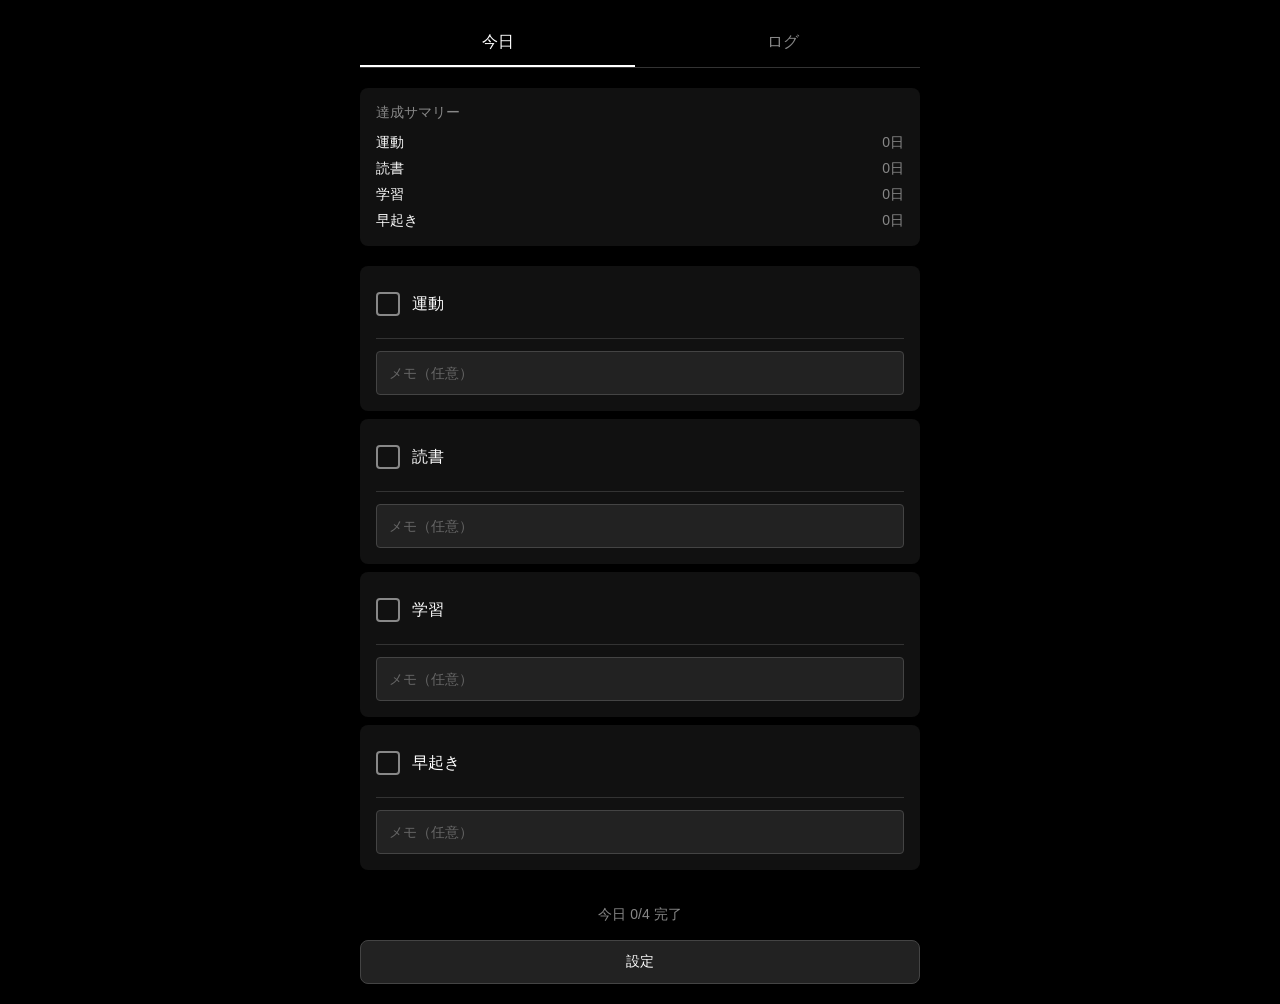
<file: index.html>
<!DOCTYPE html>
<html lang="ja">
<head>
  <meta charset="UTF-8">
  <meta name="viewport" content="width=device-width, initial-scale=1.0, viewport-fit=cover">
  <meta name="theme-color" content="#000000">
  <meta name="apple-mobile-web-app-capable" content="yes">
  <meta name="apple-mobile-web-app-status-bar-style" content="black-translucent">
  <title>HabitLog</title>
  <link rel="stylesheet" href="style.css">
  <link rel="manifest" href="manifest.json">
  <link rel="apple-touch-icon" href="icons/apple-touch-icon.png">
</head>
<body>
  <div class="container">
    <!-- タブ -->
    <div class="tabs">
      <button class="tab-button active" data-tab="today">今日</button>
      <button class="tab-button" data-tab="log">ログ</button>
    </div>

    <!-- 今日タブ -->
    <div id="today-tab" class="tab-content active">
      <div class="monthly-summary">
        <div class="summary-title"></div>
        <div class="summary-items"></div>
      </div>
      <div id="task-list" class="task-list"></div>
      <div id="streak-display" class="streak-display" style="display:none;"></div>
      <div class="daily-progress">
        <span id="progress-text">今日 0/0 完了</span>
      </div>
      <button id="settings-button" class="settings-button">設定</button>
    </div>

    <!-- ログタブ -->
    <div id="log-tab" class="tab-content">
      <!-- カレンダー（インライン） -->
      <div class="log-calendar">
        <div class="calendar-header">
          <button id="calendar-prev" class="calendar-nav-button">‹</button>
          <span id="calendar-title"></span>
          <button id="calendar-next" class="calendar-nav-button">›</button>
        </div>
        <div id="calendar-grid" class="calendar-grid"></div>
      </div>

      <!-- まとめて入力 -->
      <div class="bulk-input-trigger">
        <button id="bulk-input-button" class="bulk-input-button">まとめて入力</button>
      </div>

      <!-- 一括入力パネル（初期非表示） -->
      <div id="bulk-input-panel" class="bulk-input-panel" style="display:none;">
        <div class="day-edit-header">
          <span>まとめて入力</span>
          <button id="bulk-input-close" class="day-edit-close-button">×</button>
        </div>
        <div class="bulk-input-form">
          <div class="bulk-input-dates">
            <div>
              <label>開始日</label>
              <input type="date" id="bulk-start-date">
            </div>
            <div>
              <label>終了日</label>
              <input type="date" id="bulk-end-date">
            </div>
          </div>
          <div id="bulk-input-tasks" class="bulk-input-tasks"></div>
          <div class="bulk-input-actions">
            <button id="bulk-apply-button" class="add-task-button">入力する</button>
            <button id="bulk-cancel-button" class="settings-button">キャンセル</button>
          </div>
        </div>
      </div>

      <!-- 日付編集（インライン、初期非表示） -->
      <div id="day-edit-inline" class="day-edit-inline" style="display:none;">
        <div class="day-edit-header">
          <span id="day-edit-title"></span>
          <button id="day-edit-close" class="day-edit-close-button">×</button>
        </div>
        <div id="day-edit-tasks" class="day-edit-tasks"></div>
      </div>

      <!-- ログ一覧 -->
      <div id="log-content" class="log-content"></div>
    </div>

    <!-- 設定モーダル（唯一のモーダル） -->
    <div id="settings-modal" class="modal">
      <div class="modal-content">
        <div class="modal-header">
          <h2>設定</h2>
          <button id="close-settings" class="close-button">×</button>
        </div>
        <div class="settings-section">
          <h3>タスク管理</h3>
          <div id="task-manager" class="task-manager"></div>
          <form id="add-task-form" class="add-task-form">
            <input type="text" id="add-task-input" class="add-task-input" placeholder="新しいタスク名" maxlength="30">
            <button type="submit" class="add-task-button">追加</button>
          </form>
        </div>
        <div class="settings-section">
          <h3>データ</h3>
          <p class="export-description">タスク一覧と全ての過去ログをJSONファイルとして保存します。ブラウザのデータが消えた場合のバックアップ用です。</p>
          <button id="export-button" class="export-button">JSONエクスポート</button>
          <button id="import-button" class="import-button">JSONインポート</button>
          <input type="file" id="import-file-input" accept=".json" style="display:none;">
        </div>
      </div>
    </div>
  </div>

  <script src="app.js"></script>
</body>
</html>
</file>
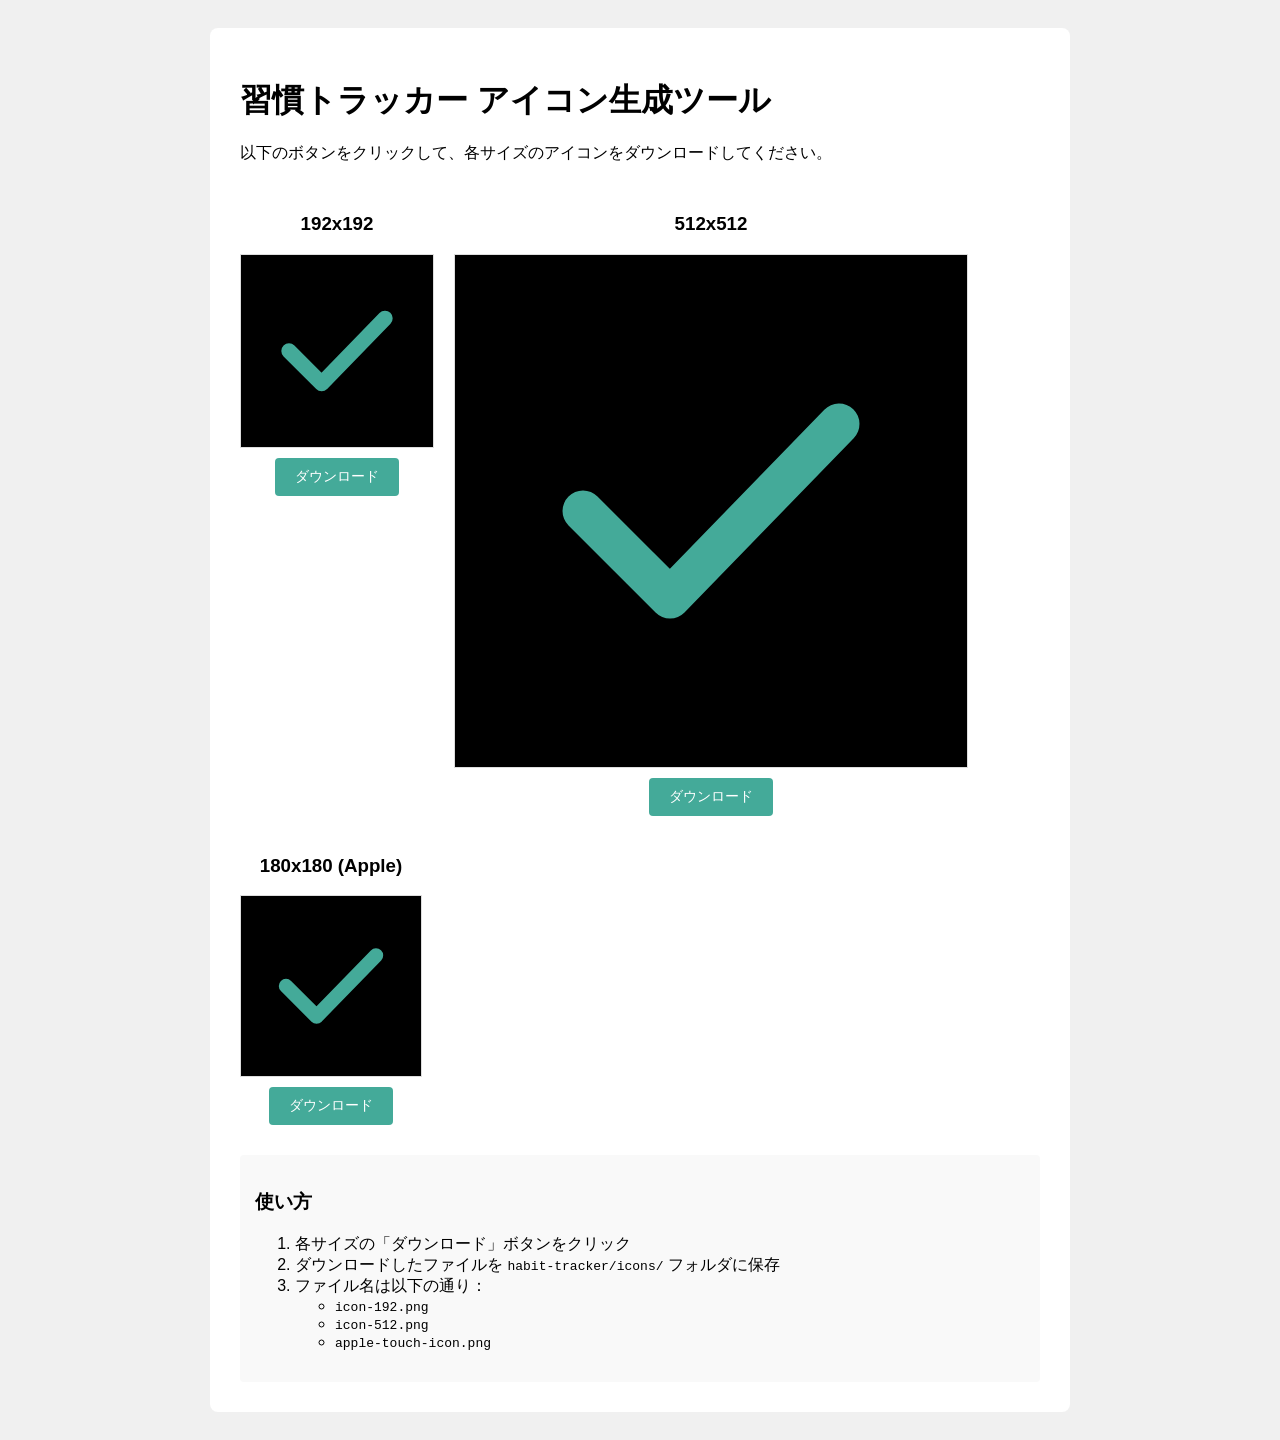
<file: generate-icons.html>
<!DOCTYPE html>
<html lang="ja">
<head>
    <meta charset="UTF-8">
    <meta name="viewport" content="width=device-width, initial-scale=1.0">
    <title>アイコン生成ツール</title>
    <style>
        body {
            font-family: sans-serif;
            padding: 20px;
            background: #f0f0f0;
        }
        .container {
            max-width: 800px;
            margin: 0 auto;
            background: white;
            padding: 30px;
            border-radius: 8px;
        }
        h1 {
            margin-bottom: 20px;
        }
        .preview {
            display: flex;
            gap: 20px;
            margin: 30px 0;
            flex-wrap: wrap;
        }
        .icon-preview {
            text-align: center;
        }
        canvas {
            border: 1px solid #ddd;
            display: block;
            margin: 10px 0;
        }
        button {
            padding: 10px 20px;
            background: #4a9;
            color: white;
            border: none;
            border-radius: 4px;
            cursor: pointer;
            font-size: 14px;
        }
        button:hover {
            background: #5ba;
        }
        .instructions {
            background: #f9f9f9;
            padding: 15px;
            border-radius: 4px;
            margin-top: 20px;
        }
    </style>
</head>
<body>
    <div class="container">
        <h1>習慣トラッカー アイコン生成ツール</h1>

        <p>以下のボタンをクリックして、各サイズのアイコンをダウンロードしてください。</p>

        <div class="preview">
            <div class="icon-preview">
                <h3>192x192</h3>
                <canvas id="canvas-192" width="192" height="192"></canvas>
                <button onclick="downloadIcon(192)">ダウンロード</button>
            </div>

            <div class="icon-preview">
                <h3>512x512</h3>
                <canvas id="canvas-512" width="512" height="512"></canvas>
                <button onclick="downloadIcon(512)">ダウンロード</button>
            </div>

            <div class="icon-preview">
                <h3>180x180 (Apple)</h3>
                <canvas id="canvas-180" width="180" height="180"></canvas>
                <button onclick="downloadIcon(180, true)">ダウンロード</button>
            </div>
        </div>

        <div class="instructions">
            <h3>使い方</h3>
            <ol>
                <li>各サイズの「ダウンロード」ボタンをクリック</li>
                <li>ダウンロードしたファイルを <code>habit-tracker/icons/</code> フォルダに保存</li>
                <li>ファイル名は以下の通り：
                    <ul>
                        <li><code>icon-192.png</code></li>
                        <li><code>icon-512.png</code></li>
                        <li><code>apple-touch-icon.png</code></li>
                    </ul>
                </li>
            </ol>
        </div>
    </div>

    <script>
        function drawIcon(ctx, size) {
            // 背景（黒）
            ctx.fillStyle = '#000';
            ctx.fillRect(0, 0, size, size);

            // チェックマーク（緑）
            ctx.strokeStyle = '#44aa99';
            ctx.lineCap = 'round';
            ctx.lineJoin = 'round';
            ctx.lineWidth = size * 0.08;

            ctx.beginPath();
            ctx.moveTo(size * 0.25, size * 0.5);
            ctx.lineTo(size * 0.42, size * 0.67);
            ctx.lineTo(size * 0.75, size * 0.33);
            ctx.stroke();
        }

        function generateIcon(size) {
            const canvas = document.getElementById(`canvas-${size}`);
            const ctx = canvas.getContext('2d');
            drawIcon(ctx, size);
        }

        function downloadIcon(size, isApple = false) {
            const canvas = document.getElementById(`canvas-${size}`);
            const filename = isApple ? 'apple-touch-icon.png' : `icon-${size}.png`;

            canvas.toBlob((blob) => {
                const url = URL.createObjectURL(blob);
                const a = document.createElement('a');
                a.href = url;
                a.download = filename;
                a.click();
                URL.revokeObjectURL(url);
            });
        }

        // ページ読み込み時にすべてのアイコンを生成
        window.addEventListener('load', () => {
            generateIcon(192);
            generateIcon(512);
            generateIcon(180);
        });
    </script>
</body>
</html>
</file>
<file: style.css>
* {
  margin: 0;
  padding: 0;
  box-sizing: border-box;
}

body {
  font-family: -apple-system, BlinkMacSystemFont, 'Segoe UI', 'Helvetica Neue', Arial, sans-serif;
  background-color: #000;
  color: #fff;
  min-height: 100vh;
  min-height: 100dvh;
  padding: 0;
  padding-top: env(safe-area-inset-top);
  padding-bottom: env(safe-area-inset-bottom);
  padding-left: env(safe-area-inset-left);
  padding-right: env(safe-area-inset-right);
}

.container {
  max-width: 600px;
  margin: 0 auto;
  padding: 20px;
}

/* タブ */
.tabs {
  display: flex;
  gap: 10px;
  margin-bottom: 20px;
  border-bottom: 1px solid #333;
}

.tab-button {
  flex: 1;
  padding: 12px;
  background: none;
  border: none;
  color: #888;
  font-size: 16px;
  cursor: pointer;
  border-bottom: 2px solid transparent;
  transition: all 0.3s;
  min-height: 44px;
}

.tab-button.active {
  color: #fff;
  border-bottom-color: #fff;
}

.tab-content {
  display: none;
}

.tab-content.active {
  display: block;
}

/* サマリー */
.monthly-summary {
  background: #111;
  border-radius: 8px;
  padding: 16px;
  margin-bottom: 20px;
}

.summary-title {
  font-size: 14px;
  color: #888;
  margin-bottom: 12px;
}

.summary-items {
  display: flex;
  flex-direction: column;
  gap: 8px;
}

.summary-item {
  display: flex;
  flex-direction: column;
  font-size: 14px;
}

.summary-item-main {
  display: flex;
  justify-content: space-between;
}

.summary-item-name {
  color: #fff;
}

.summary-item-count {
  color: #888;
}

.summary-item-sub {
  display: flex;
  justify-content: space-between;
  font-size: 12px;
  color: #888;
  margin-top: 4px;
}

.summary-item-start {
  text-align: left;
}

.summary-item-streak {
  text-align: right;
  color: #4a9;
}

/* タスクリスト */
.task-list {
  display: flex;
  flex-direction: column;
  gap: 8px;
  margin-bottom: 20px;
}

.task-item {
  background: #111;
  border-radius: 8px;
  padding: 16px;
  cursor: pointer;
  transition: background 0.2s;
  min-height: 52px;
}

.task-item:active {
  background: #1a1a1a;
}

.task-item.done {
  background: #1a3a1a;
}

.task-header {
  display: flex;
  align-items: center;
  gap: 12px;
  min-height: 44px;
}

.task-checkbox {
  width: 24px;
  height: 24px;
  border: 2px solid #888;
  border-radius: 4px;
  flex-shrink: 0;
  display: flex;
  align-items: center;
  justify-content: center;
  background: transparent;
}

.task-item.done .task-checkbox {
  background: #4a9;
  border-color: #4a9;
}

.task-checkbox::after {
  content: '\2713';
  color: #fff;
  font-size: 16px;
  display: none;
}

.task-item.done .task-checkbox::after {
  display: block;
}

.task-name {
  font-size: 16px;
  flex: 1;
}

/* メモ入力 */
.task-memo {
  margin-top: 12px;
  padding-top: 12px;
  border-top: 1px solid #333;
  display: block;
}

.task-memo input {
  width: 100%;
  padding: 12px;
  background: #222;
  border: 1px solid #444;
  border-radius: 4px;
  color: #fff;
  font-size: 14px;
  min-height: 44px;
}

.task-memo input::placeholder {
  color: #666;
}

/* 日次進捗 */
.daily-progress {
  text-align: center;
  padding: 16px;
  color: #888;
  font-size: 14px;
}

/* 設定ボタン */
.settings-button {
  width: 100%;
  padding: 12px;
  background: #222;
  border: 1px solid #444;
  border-radius: 8px;
  color: #fff;
  font-size: 14px;
  cursor: pointer;
  transition: background 0.2s;
  min-height: 44px;
}

.settings-button:hover {
  background: #333;
}

/* カレンダー（ログタブ内インライン） */
.log-calendar {
  margin-bottom: 16px;
}

.calendar-header {
  display: flex;
  align-items: center;
  justify-content: space-between;
  padding: 8px 0;
}

.calendar-header span {
  font-size: 16px;
  font-weight: bold;
}

.calendar-nav-button {
  background: none;
  border: none;
  color: #fff;
  font-size: 28px;
  cursor: pointer;
  width: 44px;
  height: 44px;
  display: flex;
  align-items: center;
  justify-content: center;
}

.calendar-grid {
  padding: 0;
}

.calendar-weekdays {
  display: grid;
  grid-template-columns: repeat(7, 1fr);
  gap: 4px;
  margin-bottom: 8px;
}

.calendar-weekday {
  text-align: center;
  font-size: 12px;
  color: #666;
  padding: 4px;
}

.calendar-days {
  display: grid;
  grid-template-columns: repeat(7, 1fr);
  gap: 4px;
}

.calendar-day {
  aspect-ratio: 1;
  display: flex;
  align-items: center;
  justify-content: center;
  font-size: 14px;
  border-radius: 8px;
  cursor: pointer;
  background: #1a1a1a;
  color: #fff;
  border: none;
  transition: background 0.2s;
  min-height: 40px;
}

.calendar-day:active {
  background: #333;
}

.calendar-day.empty {
  background: transparent;
  cursor: default;
}

.calendar-day.has-log--1 {
  background: #0e4429;
}

.calendar-day.has-log--2 {
  background: #006d32;
}

.calendar-day.has-log--3 {
  background: #26a641;
}

.calendar-day.has-log--4 {
  background: #39d353;
  color: #000;
}

.calendar-day.today {
  border: 1px solid #4a9;
}

.calendar-day.selected {
  border: 2px solid #fff;
  background: #333;
}

.calendar-day.future {
  color: #444;
  cursor: default;
}

/* 日付編集（インラインパネル） */
.day-edit-inline {
  background: #111;
  border-radius: 8px;
  margin-bottom: 16px;
}

.day-edit-header {
  display: flex;
  justify-content: space-between;
  align-items: center;
  padding: 12px 16px;
  border-bottom: 1px solid #333;
}

.day-edit-header span {
  font-size: 16px;
  font-weight: bold;
}

.day-edit-close-button {
  background: none;
  border: none;
  color: #888;
  font-size: 20px;
  cursor: pointer;
  width: 44px;
  height: 44px;
  display: flex;
  align-items: center;
  justify-content: center;
}

.day-edit-tasks {
  padding: 12px 16px;
  display: flex;
  flex-direction: column;
  gap: 8px;
}

.day-edit-task {
  display: flex;
  align-items: center;
  gap: 12px;
  padding: 12px;
  background: #222;
  border-radius: 8px;
  cursor: pointer;
  min-height: 52px;
  transition: background 0.2s;
}

.day-edit-task:active {
  background: #333;
}

.day-edit-task.done {
  background: #1a3a1a;
}

.day-edit-checkbox {
  width: 24px;
  height: 24px;
  border: 2px solid #888;
  border-radius: 4px;
  flex-shrink: 0;
  display: flex;
  align-items: center;
  justify-content: center;
}

.day-edit-task.done .day-edit-checkbox {
  background: #4a9;
  border-color: #4a9;
}

.day-edit-checkbox::after {
  content: '\2713';
  color: #fff;
  font-size: 16px;
  display: none;
}

.day-edit-task.done .day-edit-checkbox::after {
  display: block;
}

.day-edit-name {
  flex: 1;
  font-size: 14px;
}

/* ログ一覧 */
.log-content {
  display: flex;
  flex-direction: column;
  gap: 8px;
}

.log-day {
  background: #111;
  border-radius: 8px;
  padding: 16px;
}

.log-day-header {
  font-size: 14px;
  margin-bottom: 12px;
  display: flex;
  justify-content: space-between;
  align-items: center;
}

.log-day-date {
  color: #fff;
}

.log-day-right {
  display: flex;
  align-items: center;
  gap: 8px;
}

.log-day-progress {
  color: #888;
  font-size: 13px;
}

.log-delete-button {
  background: none;
  border: none;
  color: #666;
  font-size: 18px;
  cursor: pointer;
  padding: 0;
  width: 32px;
  height: 32px;
  display: flex;
  align-items: center;
  justify-content: center;
}

.log-delete-button:hover {
  color: #f44;
}

.log-day-tasks {
  display: flex;
  flex-direction: column;
  gap: 8px;
}

.log-task {
  display: flex;
  align-items: flex-start;
  gap: 8px;
  font-size: 14px;
}

.log-task-icon {
  color: #4a9;
  flex-shrink: 0;
}

.log-task-icon.undone {
  color: #666;
}

.log-task-content {
  flex: 1;
}

.log-task-name {
  color: #fff;
}

.log-task-memo {
  color: #888;
  font-size: 13px;
  margin-top: 2px;
}

.log-empty {
  text-align: center;
  color: #666;
  padding: 40px;
}

/* モーダル（設定のみ） */
.modal {
  display: none;
  position: fixed;
  top: 0;
  left: 0;
  width: 100%;
  height: 100%;
  background: rgba(0, 0, 0, 0.8);
  z-index: 1000;
  align-items: center;
  justify-content: center;
  padding: 20px;
}

.modal.active {
  display: flex;
}

.modal-content {
  background: #111;
  border-radius: 12px;
  width: 100%;
  max-width: 500px;
  max-height: 80vh;
  max-height: 80dvh;
  overflow-y: auto;
}

.modal-header {
  display: flex;
  justify-content: space-between;
  align-items: center;
  padding: 20px;
  border-bottom: 1px solid #333;
}

.modal-header h2 {
  font-size: 18px;
}

.close-button {
  background: none;
  border: none;
  color: #fff;
  font-size: 24px;
  cursor: pointer;
  padding: 0;
  width: 44px;
  height: 44px;
  display: flex;
  align-items: center;
  justify-content: center;
}

.settings-section {
  padding: 20px;
  border-bottom: 1px solid #333;
}

.settings-section:last-child {
  border-bottom: none;
}

.settings-section h3 {
  font-size: 14px;
  color: #888;
  margin-bottom: 12px;
}

/* タスクマネージャー */
.task-manager {
  display: flex;
  flex-direction: column;
  gap: 8px;
  margin-bottom: 12px;
}

.task-manager-item {
  display: flex;
  align-items: center;
  gap: 12px;
  background: #222;
  padding: 12px;
  border-radius: 8px;
  min-height: 52px;
}

.task-manager-name {
  flex: 1;
  color: #fff;
  font-size: 14px;
}

.task-controls {
  display: flex;
  gap: 4px;
}

.move-button {
  background: #333;
  border: 1px solid #444;
  border-radius: 4px;
  color: #fff;
  font-size: 16px;
  cursor: pointer;
  padding: 8px 12px;
  min-width: 44px;
  min-height: 44px;
  display: flex;
  align-items: center;
  justify-content: center;
  transition: background 0.2s;
}

.move-button:hover:not(:disabled) {
  background: #444;
}

.move-button:disabled {
  opacity: 0.3;
  cursor: not-allowed;
}

.delete-task-button {
  background: none;
  border: none;
  color: #f44;
  font-size: 20px;
  cursor: pointer;
  padding: 8px;
  min-width: 44px;
  min-height: 44px;
  display: flex;
  align-items: center;
  justify-content: center;
}

.archive-task-button {
  background: none;
  border: 1px solid #666;
  border-radius: 4px;
  color: #aaa;
  font-size: 12px;
  cursor: pointer;
  padding: 6px 10px;
  min-height: 44px;
}

.archive-task-button:hover {
  border-color: #aaa;
  color: #fff;
}

.task-manager-item--archived {
  opacity: 0.5;
}

.reactivate-task-button {
  background: none;
  border: 1px solid #4a9;
  border-radius: 4px;
  color: #4a9;
  font-size: 12px;
  cursor: pointer;
  padding: 6px 10px;
  min-height: 44px;
}

.reactivate-task-button:hover {
  background: #4a9;
  color: #fff;
}

/* タスク追加 */
.add-task-form {
  display: flex;
  gap: 8px;
}

.add-task-input {
  flex: 1;
  padding: 12px;
  background: #222;
  border: 1px solid #444;
  border-radius: 8px;
  color: #fff;
  font-size: 14px;
  min-height: 44px;
}

.add-task-input::placeholder {
  color: #666;
}

.add-task-button {
  padding: 12px 20px;
  background: #4a9;
  border: none;
  border-radius: 8px;
  color: #fff;
  font-size: 14px;
  font-weight: bold;
  cursor: pointer;
  transition: background 0.2s;
  min-height: 44px;
}

.add-task-button:hover {
  background: #5ba;
}

/* エクスポート */
.export-description {
  font-size: 13px;
  color: #666;
  margin-bottom: 12px;
  line-height: 1.5;
}

.export-button {
  width: 100%;
  padding: 12px;
  background: #222;
  border: 1px solid #444;
  border-radius: 8px;
  color: #fff;
  font-size: 14px;
  cursor: pointer;
  transition: background 0.2s;
  min-height: 44px;
}

.export-button:hover {
  background: #333;
}

.import-button {
  width: 100%;
  margin-top: 8px;
  padding: 12px;
  background: #222;
  border: 1px solid #444;
  border-radius: 8px;
  color: #aaa;
  font-size: 14px;
  cursor: pointer;
  transition: background 0.2s;
  min-height: 44px;
}

.import-button:hover {
  background: #333;
}

/* ========================================
   ご褒美システム
   ======================================== */

/* ストリーク表示 */
.streak-display {
  display: flex;
  align-items: center;
  justify-content: center;
  gap: 8px;
  margin: 8px 16px;
  padding: 10px 16px;
  background: linear-gradient(135deg, #1a1a2e, #16213e);
  border: 1px solid #2a2a5a;
  border-radius: 12px;
  animation: streak-pop 0.4s ease;
}

@keyframes streak-pop {
  0% { transform: scale(0.8); opacity: 0; }
  70% { transform: scale(1.05); }
  100% { transform: scale(1); opacity: 1; }
}

.streak-emoji {
  font-size: 22px;
  line-height: 1;
}

.streak-text {
  font-size: 15px;
  font-weight: 600;
  color: #d4d4ff;
  letter-spacing: 0.02em;
}

/* コンフェッティ */
.confetti-container {
  position: fixed;
  top: 0;
  left: 0;
  width: 100%;
  height: 100%;
  pointer-events: none;
  z-index: 9999;
  overflow: hidden;
}

.confetti-particle {
  position: absolute;
  top: -12px;
  animation: confetti-fall linear forwards;
  opacity: 1;
}

.confetti-particle.circle {
  border-radius: 50%;
}

.confetti-particle.square {
  border-radius: 2px;
}

@keyframes confetti-fall {
  0% {
    transform: translateY(0) rotate(0deg);
    opacity: 1;
  }
  80% {
    opacity: 1;
  }
  100% {
    transform: translateY(105vh) rotate(720deg);
    opacity: 0;
  }
}

/* トースト通知 */
.toast {
  position: fixed;
  bottom: 40px;
  left: 50%;
  transform: translateX(-50%) translateY(20px);
  background: #222;
  color: #fff;
  padding: 12px 24px;
  border-radius: 24px;
  font-size: 16px;
  font-weight: 600;
  border: 1px solid #444;
  box-shadow: 0 4px 20px rgba(0, 0, 0, 0.5);
  z-index: 10000;
  opacity: 0;
  transition: opacity 0.3s ease, transform 0.3s ease;
  white-space: nowrap;
}

.toast.toast-show {
  opacity: 1;
  transform: translateX(-50%) translateY(0);
}

/* 一括入力 */
.bulk-input-trigger {
  margin-bottom: 12px;
}

.bulk-input-button {
  width: 100%;
  padding: 10px;
  background: #222;
  border: 1px solid #444;
  border-radius: 8px;
  color: #aaa;
  font-size: 14px;
  cursor: pointer;
  transition: background 0.2s;
  min-height: 44px;
}

.bulk-input-button:hover {
  background: #333;
}

.bulk-input-panel {
  background: #111;
  border-radius: 8px;
  margin-bottom: 16px;
}

.bulk-input-form {
  display: flex;
  flex-direction: column;
  gap: 12px;
  padding: 12px 16px;
}

.bulk-input-dates {
  display: flex;
  gap: 12px;
}

.bulk-input-dates > div {
  flex: 1;
  display: flex;
  flex-direction: column;
  gap: 4px;
}

.bulk-input-dates label {
  font-size: 12px;
  color: #888;
}

.bulk-input-dates input[type="date"] {
  width: 100%;
  padding: 10px;
  background: #222;
  border: 1px solid #444;
  border-radius: 4px;
  color: #fff;
  font-size: 14px;
  min-height: 44px;
}

.bulk-input-tasks {
  display: flex;
  flex-direction: column;
  gap: 8px;
}

.bulk-input-task-label {
  display: flex;
  align-items: center;
  gap: 8px;
  cursor: pointer;
  font-size: 14px;
  color: #fff;
  padding: 8px;
  background: #222;
  border-radius: 4px;
  min-height: 44px;
}

.bulk-input-task-label input[type="checkbox"] {
  width: 18px;
  height: 18px;
  cursor: pointer;
}

.bulk-input-actions {
  display: flex;
  gap: 8px;
}

.bulk-input-actions .add-task-button {
  flex: 1;
}

.bulk-input-actions .settings-button {
  flex: 1;
}
</file>
